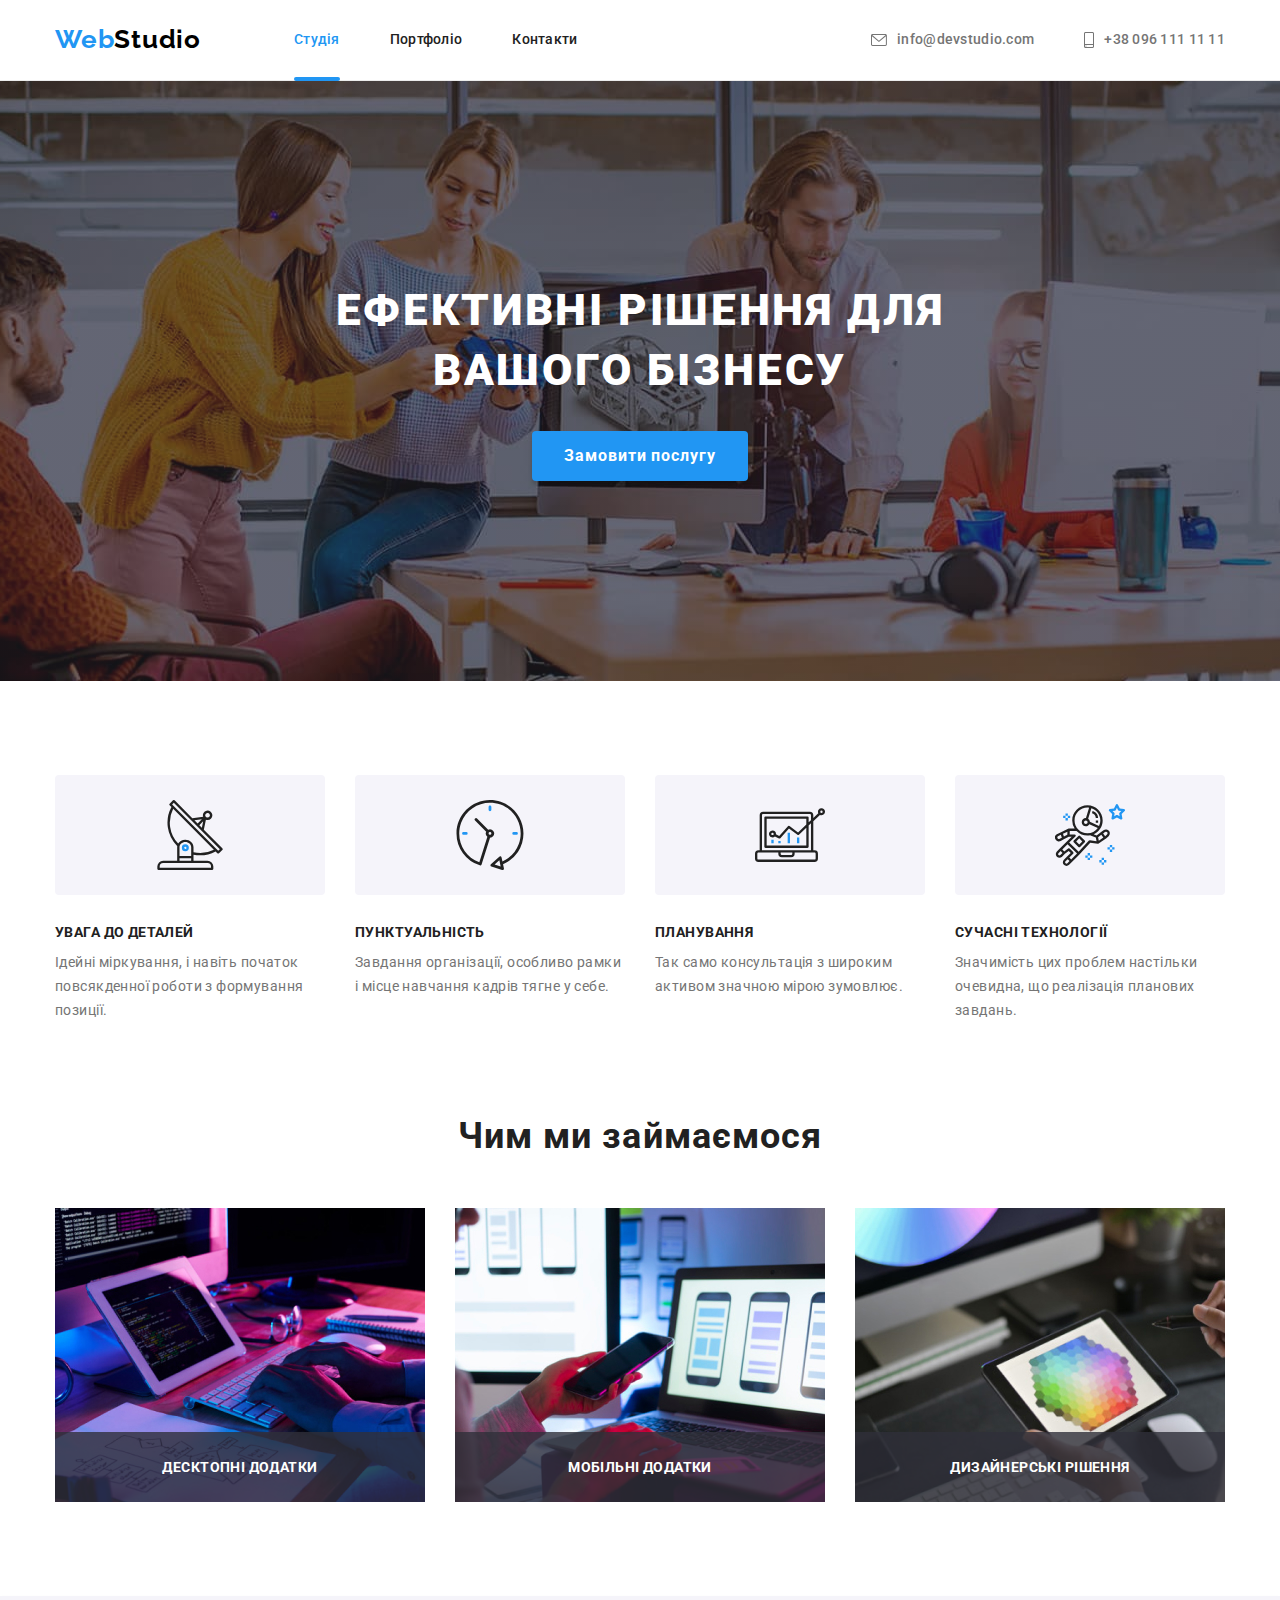
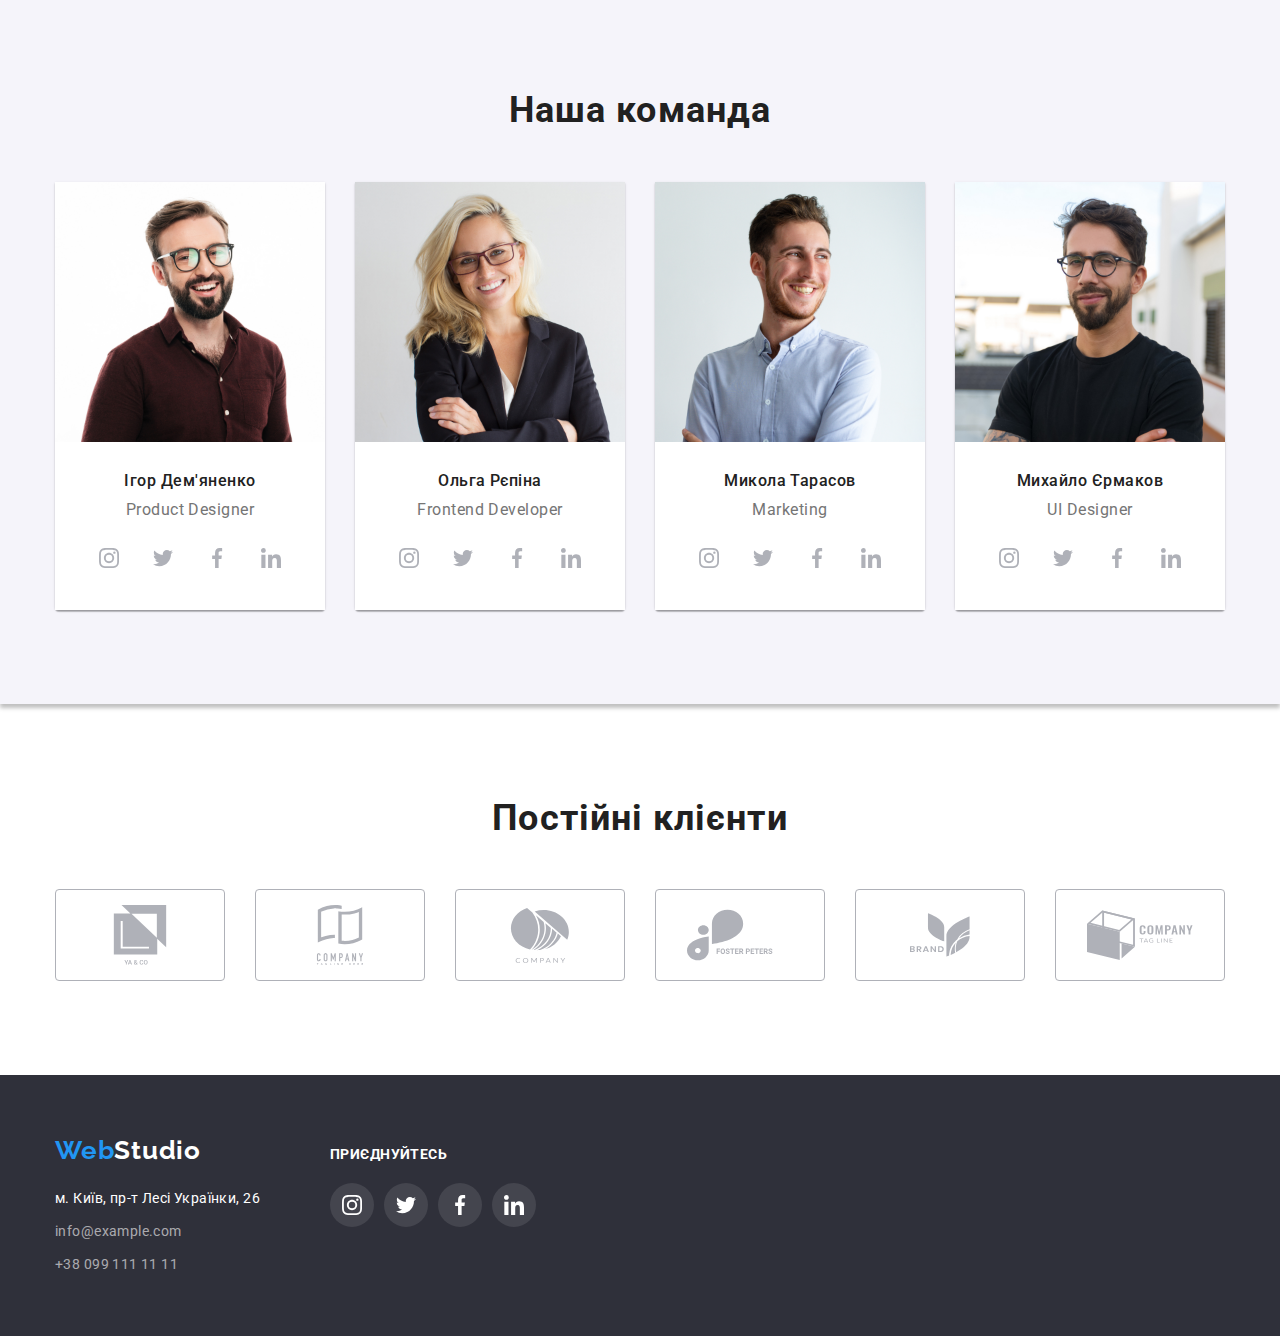
<file: index.html>
<!DOCTYPE html>
<html lang="en">
  <head>
    <meta charset="UTF-8" />
    <meta http-equiv="X-UA-Compatible" content="IE=edge" />
    <meta name="viewport" content="width=device-width, initial-scale=1.0" />
    <title>WebStudio</title>
    <link rel="preconnect" href="https://fonts.googleapis.com" />
    <link rel="preconnect" href="https://fonts.gstatic.com" crossorigin />
    <link
      href="https://fonts.googleapis.com/css2?family=Raleway:wght@700&family=Roboto:wght@400;500;700;900&display=swap"
      rel="stylesheet"
    />
    <link
      rel="stylesheet"
      href="https://cdnjs.cloudflare.com/ajax/libs/modern-normalize/1.1.0/modern-normalize.min.css"
    />
    <link rel="stylesheet" href="./css/style.css" />
  </head>
  <body>
    <!-- header -->
    <header class="header">
      <div class="header-flex container">
        <a class="logo decor-none" href=""
          ><span class="logo-phrase">Web</span>Studio</a
        >
        <nav class="header-nav">
          <ul class="header-list">
            <li class="header-item">
              <a class="link active decor-none" href="./index.html">Студія</a>
            </li>
            <li class="header-item">
              <a class="link decor-none" href="./portfolio.html">Портфоліо</a>
            </li>
            <li class="header-item">
              <a class="link decor-none" href="">Контакти</a>
            </li>
          </ul>
        </nav>
        <ul class="address-list">
          <li class="adress-item">
            <a class="adress-link decor-none" href="mailto:info@devstudio.com">
              <svg class="adress-envelope" width="16" height="12">
                <use href="./images/icons.svg#icon-envelope"></use></svg
              >info@devstudio.com</a
            >
          </li>
          <li class="adress-item">
            <a class="adress-link decor-none" href="tel:+380961111111"
              ><svg class="adress-smaerphone" width="10" height="16">
                <use href="./images/icons.svg#icon-smartphone"></use></svg
              >+38 096 111 11 11</a
            >
          </li>
        </ul>
      </div>
    </header>
    <!-- main content -->
    <main class="main">
      <!-- block hero -->
      <section class="hero">
        <div class="container">
          <h1 class="hero-title">Ефективні рішення для вашого бізнесу</h1>
          <button class="btn" type="button" data-modal-open>
            Замовити послугу
          </button>
        </div>
      </section>
      <!-- block preference -->
      <section class="section">
        <div class="container">
          <h2 class="hidden">Наші Переваги</h2>
          <ul class="preference-list">
            <li class="preference-item">
              <div class="preference-icon-box">
                <svg class="icon-antenna-1" width="70" height="70">
                  <use href="./images/icons.svg#icon-antenna-1"></use>
                </svg>
              </div>
              <h3 class="preference-title">УВАГА ДО ДЕТАЛЕЙ</h3>
              <p class="preference-text">
                Ідейні міркування, і навіть початок повсякденної роботи з
                формування позиції.
              </p>
            </li>
            <li class="preference-item">
              <div class="preference-icon-box">
                <svg class="icon-clock-1" width="70" height="70">
                  <use href="./images/icons.svg#icon-clock-1"></use>
                </svg>
              </div>
              <h3 class="preference-title">ПУНКТУАЛЬНІСТЬ</h3>
              <p class="preference-text">
                Завдання організації, особливо рамки і місце навчання кадрів
                тягне у себе.
              </p>
            </li>
            <li class="preference-item">
              <div class="preference-icon-box">
                <svg class="icon-diagram-1" width="70" height="70">
                  <use href="./images/icons.svg#icon-diagram-1"></use>
                </svg>
              </div>
              <h3 class="preference-title">ПЛАНУВАННЯ</h3>
              <p class="preference-text">
                Так само консультація з широким активом значною мірою зумовлює.
              </p>
            </li>
            <li class="preference-item">
              <div class="preference-icon-box">
                <svg class="icon-astronaut-1" width="70" height="70">
                  <use href="./images/icons.svg#icon-astronaut-1"></use>
                </svg>
              </div>
              <h3 class="preference-title">СУЧАСНІ ТЕХНОЛОГІЇ</h3>
              <p class="preference-text">
                Значимість цих проблем настільки очевидна, що реалізація
                планових завдань.
              </p>
            </li>
          </ul>
        </div>
      </section>
      <!-- Block we doing -->
      <section class="features section">
        <div class="container">
          <h2 class="section-title">Чим ми займаємося</h2>
          <ul class="features-list">
            <li class="features-item">
              <img
                class="features-img"
                src="images/box.jpg"
                alt="Компьютер"
                width="370"
              />
              <div class="features-wrap">
                <h3 class="features-wrap-title">Десктопні додатки</h3>
              </div>
            </li>
            <li class="features-item">
              <img
                class="features-img"
                src="images/box2.jpg"
                alt="Телефон та Планшет"
                width="370"
              />
              <div class="features-wrap">
                <h3 class="features-wrap-title">Мобільні додатки</h3>
              </div>
            </li>
            <li class="features-item">
              <img
                class="features-img"
                src="images/box3.jpg"
                alt="Планшет"
                width="370"
              />
              <div class="features-wrap">
                <h3 class="features-wrap-title">Дизайнерські рішення</h3>
              </div>
            </li>
          </ul>
        </div>
      </section>
      <!-- block team -->
      <section class="team section">
        <div class="container">
          <h2 class="section-title">Наша команда</h2>
          <ul class="team-list">
            <li class="team-item">
              <img
                class="team-img"
                src="images/img1.jpg"
                alt="співробітник Ігор"
                width="270"
              />
              <div class="team-group-text">
                <h3 class="team-subtitle">Ігор Дем'яненко</h3>
                <p class="team-subtext">Product Designer</p>
                <ul class="team-social-list">
                  <li class="team-social-item">
                    <a
                      class="team-social-link"
                      href=""
                      target="_blank"
                      rel="noopener noreferrer"
                    >
                      <svg class="icon-team" width="20" height="20">
                        <use href="./images/icons.svg#icon-instagram-c-1"></use>
                      </svg>
                    </a>
                  </li>
                  <li class="team-social-item">
                    <a
                      class="team-social-link"
                      href=""
                      target="_blank"
                      rel="noopener noreferrer"
                      ><svg class="icon-team" width="20" height="20">
                        <use
                          href="./images/icons.svg#icon-twitter-c-1"
                        ></use></svg
                    ></a>
                  </li>
                  <li class="team-social-item">
                    <a
                      class="team-social-link"
                      href=""
                      target="_blank"
                      rel="noopener noreferrer"
                      ><svg class="icon-team" width="20" height="20">
                        <use
                          href="./images/icons.svg#icon-facebook-c-1"
                        ></use></svg
                    ></a>
                  </li>
                  <li class="team-social-item">
                    <a
                      class="team-social-link"
                      href=""
                      target="_blank"
                      rel="noopener noreferrer"
                      ><svg class="icon-team" width="20" height="20">
                        <use
                          href="./images/icons.svg#icon-linkedin-c-1"
                        ></use></svg
                    ></a>
                  </li>
                </ul>
              </div>
            </li>
            <li class="team-item">
              <img
                class="team-img"
                src="images/img2.jpg"
                alt="співробітниця Ольга"
                width="270"
              />
              <div class="team-group-text">
                <h3 class="team-subtitle">Ольга Рєпіна</h3>
                <p class="team-subtext">Frontend Developer</p>
                <ul class="team-social-list">
                  <li class="team-social-item">
                    <a
                      class="team-social-link"
                      href=""
                      target="_blank"
                      rel="noopener noreferrer"
                    >
                      <svg class="icon-team" width="20" height="20">
                        <use href="./images/icons.svg#icon-instagram-c-1"></use>
                      </svg>
                    </a>
                  </li>
                  <li class="team-social-item">
                    <a
                      class="team-social-link"
                      href=""
                      target="_blank"
                      rel="noopener noreferrer"
                      ><svg class="icon-team" width="20" height="20">
                        <use
                          href="./images/icons.svg#icon-twitter-c-1"
                        ></use></svg
                    ></a>
                  </li>
                  <li class="team-social-item">
                    <a
                      class="team-social-link"
                      href=""
                      target="_blank"
                      rel="noopener noreferrer"
                      ><svg class="icon-team" width="20" height="20">
                        <use
                          href="./images/icons.svg#icon-facebook-c-1"
                        ></use></svg
                    ></a>
                  </li>
                  <li class="team-social-item">
                    <a
                      class="team-social-link"
                      href=""
                      target="_blank"
                      rel="noopener noreferrer"
                      ><svg class="icon-team" width="20" height="20">
                        <use
                          href="./images/icons.svg#icon-linkedin-c-1"
                        ></use></svg
                    ></a>
                  </li>
                </ul>
              </div>
            </li>
            <li class="team-item">
              <img
                class="team-img"
                src="images/img3.jpg"
                alt="співробітник Микола"
                width="270"
              />
              <div class="team-group-text">
                <h3 class="team-subtitle">Микола Тарасов</h3>
                <p class="team-subtext">Marketing</p>
                <ul class="team-social-list">
                  <li class="team-social-item">
                    <a
                      class="team-social-link"
                      href=""
                      target="_blank"
                      rel="noopener noreferrer"
                    >
                      <svg class="icon-team" width="20" height="20">
                        <use href="./images/icons.svg#icon-instagram-c-1"></use>
                      </svg>
                    </a>
                  </li>
                  <li class="team-social-item">
                    <a
                      class="team-social-link"
                      href=""
                      target="_blank"
                      rel="noopener noreferrer"
                      ><svg class="icon-team" width="20" height="20">
                        <use
                          href="./images/icons.svg#icon-twitter-c-1"
                        ></use></svg
                    ></a>
                  </li>
                  <li class="team-social-item">
                    <a
                      class="team-social-link"
                      href=""
                      target="_blank"
                      rel="noopener noreferrer"
                      ><svg class="icon-team" width="20" height="20">
                        <use
                          href="./images/icons.svg#icon-facebook-c-1"
                        ></use></svg
                    ></a>
                  </li>
                  <li class="team-social-item">
                    <a
                      class="team-social-link"
                      href=""
                      target="_blank"
                      rel="noopener noreferrer"
                      ><svg class="icon-team" width="20" height="20">
                        <use
                          href="./images/icons.svg#icon-linkedin-c-1"
                        ></use></svg
                    ></a>
                  </li>
                </ul>
              </div>
            </li>
            <li class="team-item">
              <img
                class="team-img"
                src="images/img4.jpg"
                alt="співробітник Михайло"
                width="270"
              />
              <div class="team-group-text">
                <h3 class="team-subtitle">Михайло Єрмаков</h3>
                <p class="team-subtext">UI Designer</p>
                <ul class="team-social-list">
                  <li class="team-social-item">
                    <a
                      class="team-social-link"
                      href=""
                      target="_blank"
                      rel="noopener noreferrer"
                    >
                      <svg class="icon-team" width="20" height="20">
                        <use href="./images/icons.svg#icon-instagram-c-1"></use>
                      </svg>
                    </a>
                  </li>
                  <li class="team-social-item">
                    <a
                      class="team-social-link"
                      href=""
                      target="_blank"
                      rel="noopener noreferrer"
                      ><svg class="icon-team" width="20" height="20">
                        <use
                          href="./images/icons.svg#icon-twitter-c-1"
                        ></use></svg
                    ></a>
                  </li>
                  <li class="team-social-item">
                    <a
                      class="team-social-link"
                      href=""
                      target="_blank"
                      rel="noopener noreferrer"
                      ><svg class="icon-team" width="20" height="20">
                        <use
                          href="./images/icons.svg#icon-facebook-c-1"
                        ></use></svg
                    ></a>
                  </li>
                  <li class="team-social-item">
                    <a
                      class="team-social-link"
                      href=""
                      target="_blank"
                      rel="noopener noreferrer"
                      ><svg class="icon-team" width="20" height="20">
                        <use
                          href="./images/icons.svg#icon-linkedin-c-1"
                        ></use></svg
                    ></a>
                  </li>
                </ul>
              </div>
            </li>
          </ul>
        </div>
      </section>
      <!-- block clients -->
      <section class="section">
        <div class="container">
          <h2 class="section-title">Постійні клієнти</h2>
          <ul class="clients-list">
            <li class="clients-item">
              <a
                class="clients-link"
                href=""
                target="_blank"
                rel="noopener noreferrer"
                ><svg class="icon-brand" width="106" height="60">
                  <use href="./images/icons.svg#icon-brand-1"></use>
                </svg>
              </a>
            </li>
            <li class="clients-item">
              <a
                class="clients-link"
                href=""
                target="_blank"
                rel="noopener noreferrer"
                ><svg class="icon-brand" width="106" height="60">
                  <use href="./images/icons.svg#icon-brand-2"></use>
                </svg>
              </a>
            </li>
            <li class="clients-item">
              <a
                class="clients-link"
                href=""
                target="_blank"
                rel="noopener noreferrer"
                ><svg class="icon-brand" width="106" height="60">
                  <use href="./images/icons.svg#icon-brand-3"></use>
                </svg>
              </a>
            </li>
            <li class="clients-item">
              <a
                class="clients-link"
                href=""
                target="_blank"
                rel="noopener noreferrer"
                ><svg class="icon-brand" width="106" height="60">
                  <use href="./images/icons.svg#icon-brand-4"></use>
                </svg>
              </a>
            </li>
            <li class="clients-item">
              <a
                class="clients-link"
                href=""
                target="_blank"
                rel="noopener noreferrer"
                ><svg class="icon-brand" width="106" height="60">
                  <use href="./images/icons.svg#icon-brand-5"></use>
                </svg>
              </a>
            </li>
            <li class="clients-item">
              <a
                class="clients-link"
                href=""
                target="_blank"
                rel="noopener noreferrer"
                ><svg class="icon-brand" width="106" height="60">
                  <use href="./images/icons.svg#icon-brand-6"></use>
                </svg>
              </a>
            </li>
          </ul>
        </div>
      </section>
    </main>
    <!-- footer -->
    <footer class="footer">
      <div class="footer-flex container">
        <div class="address-group">
          <a class="logo decor-none" href=""
            ><span class="logo-phrase">Web</span>Studio</a
          >
          <address class="address">
            <ul class="footer-address-list">
              <li class="footer-address-item">
                <a
                  class="footer-adress color-white decor-none"
                  href="https://goo.gl/maps/NG6mRqcDs6EhL1nE7"
                >
                  м. Київ, пр-т Лесі Українки, 26
                </a>
              </li>
              <li class="footer-address-item">
                <a
                  class="footer-adress decor-none"
                  href="mailto:info@example.com"
                  >info@example.com</a
                >
              </li>
              <li class="footer-address-item">
                <a class="footer-adress decor-none" href="tel:+38 096 111 11 11"
                  >+38 099 111 11 11</a
                >
              </li>
            </ul>
          </address>
        </div>
        <div class="join-group">
          <h3 class="join-title preference-title">приєднуйтесь</h3>
          <ul class="join-social-list">
            <li class="join-item">
              <a
                class="join-social-link"
                href=""
                target="_blank"
                rel="noopener noreferrer"
              >
                <svg class="icon-join" width="20" height="20">
                  <use href="./images/icons.svg#icon-instagram-f-1"></use>
                </svg>
              </a>
            </li>
            <li class="team-social-item">
              <a
                class="join-social-link"
                href=""
                target="_blank"
                rel="noopener noreferrer"
              >
                <svg class="icon-join" width="20" height="20">
                  <use href="./images/icons.svg#icon-twitter-f-1"></use>
                </svg>
              </a>
            </li>
            <li class="team-social-item">
              <a
                class="join-social-link"
                href=""
                target="_blank"
                rel="noopener noreferrer"
              >
                <svg class="icon-join" width="20" height="20">
                  <use href="./images/icons.svg#icon-facebook-f-1"></use>
                </svg>
              </a>
            </li>
            <li class="team-social-item">
              <a
                class="join-social-link"
                href=""
                target="_blank"
                rel="noopener noreferrer"
              >
                <svg class="icon-join" width="20" height="20">
                  <use href="./images/icons.svg#icon-linkedin-f-1"></use>
                </svg>
              </a>
            </li>
          </ul>
        </div>
      </div>
    </footer>

    <!-- Modal Window -->
    <div class="backdrop is-hidden" data-modal>
      <div class="modal-form">
        <button class="modal-btn" type="button" data-modal-close>
          <svg class="modal-icon" width="30" height="30">
            <use href="./images/icons.svg#close"></use>
          </svg>
        </button>
      </div>
    </div>
    <!-- скрипт -->
    <script src="./js/modal.js"></script>
  </body>
</html>
</file>
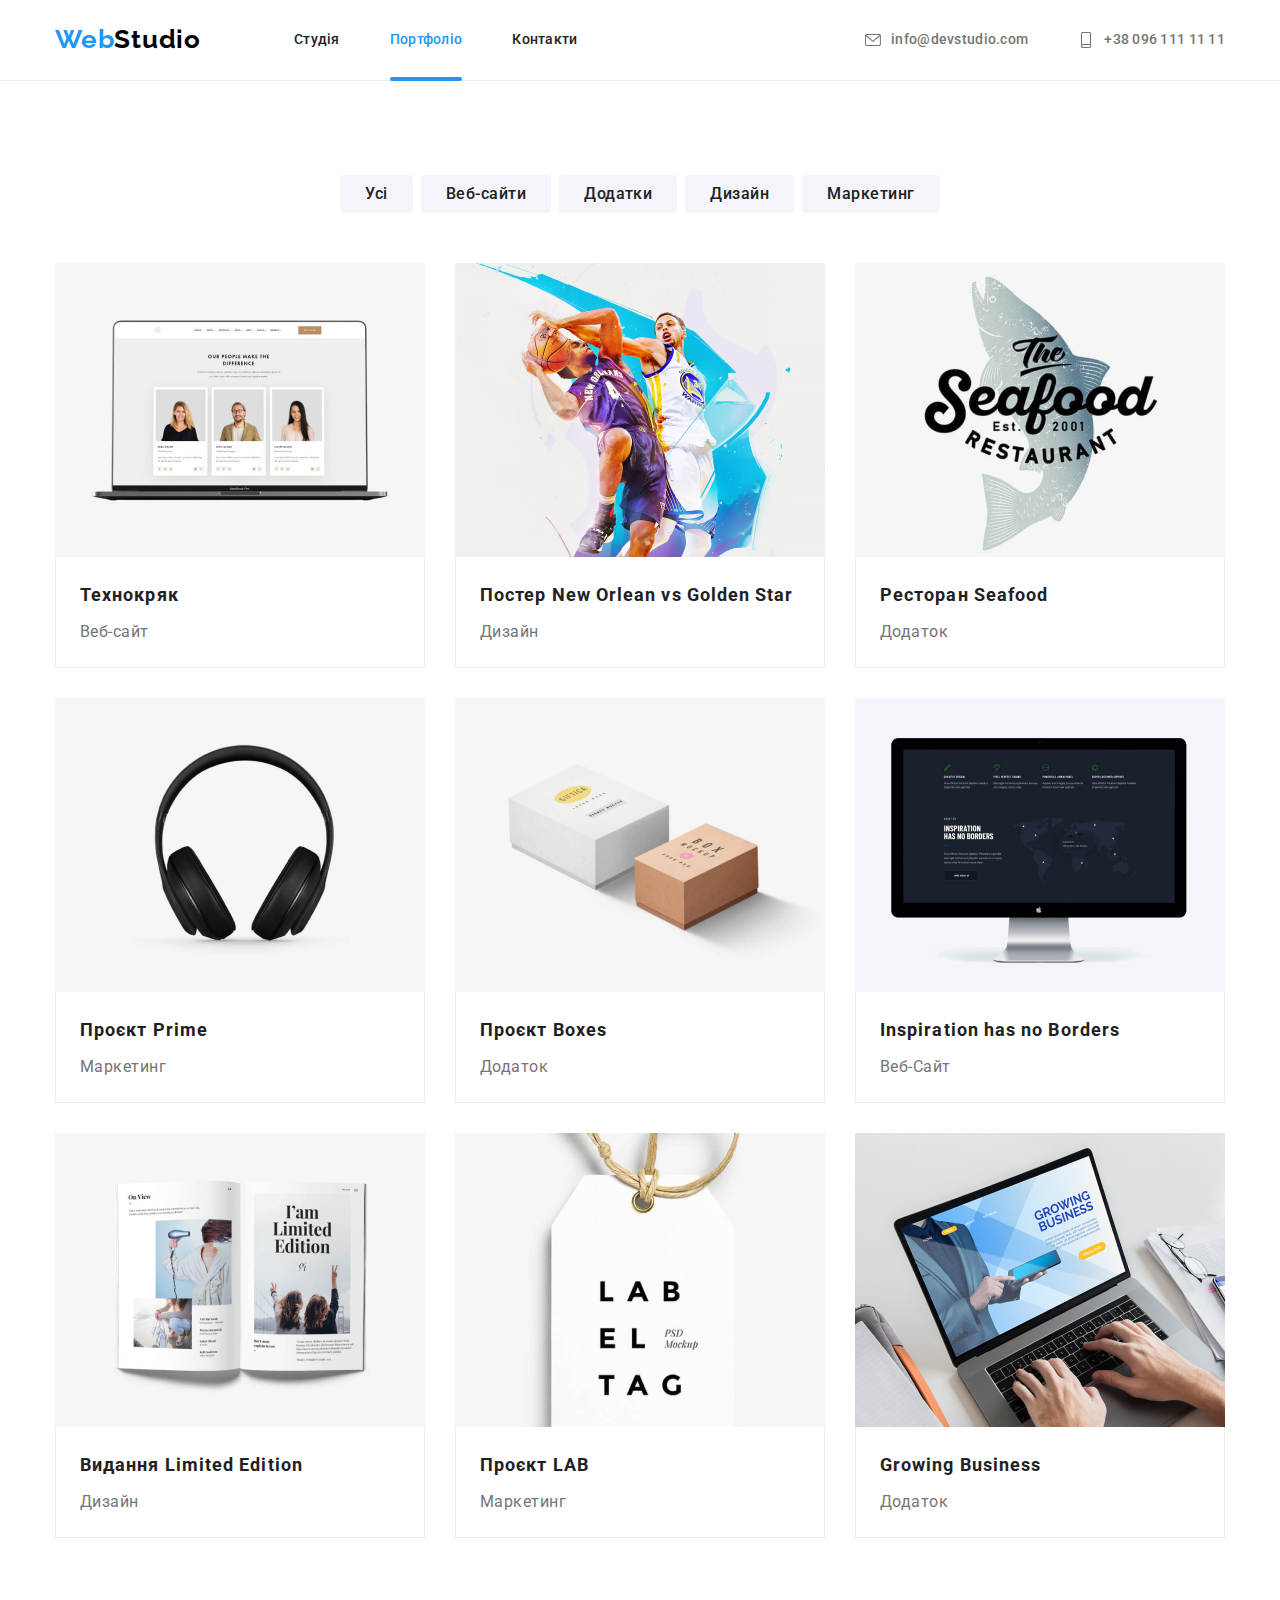
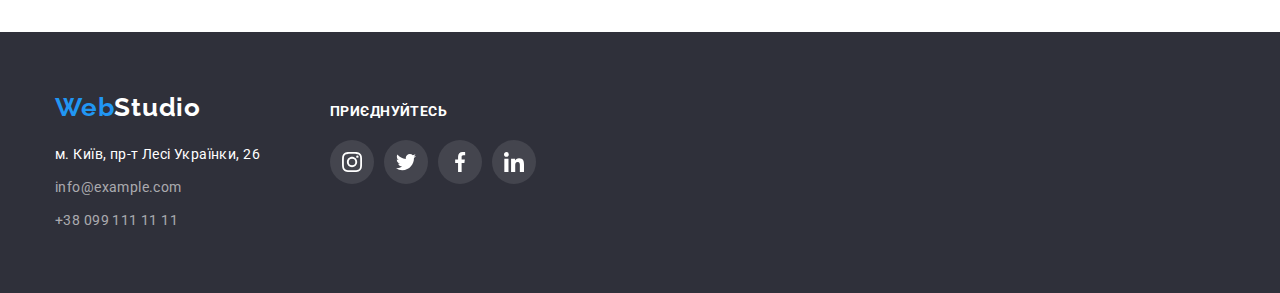
<file: portfolio.html>
<!DOCTYPE html>
<html lang="uk">
  <head>
    <meta charset="UTF-8" />
    <meta http-equiv="X-UA-Compatible" content="IE=edge" />
    <meta name="viewport" content="width=device-width, initial-scale=1.0" />
    <title>Portfolio</title>
    <link rel="preconnect" href="https://fonts.googleapis.com" />
    <link rel="preconnect" href="https://fonts.gstatic.com" crossorigin />
    <link
      href="https://fonts.googleapis.com/css2?family=Raleway:wght@700&family=Roboto:wght@400;500;700;900&display=swap"
      rel="stylesheet"
    />
    <link
      rel="stylesheet"
      href="https://cdnjs.cloudflare.com/ajax/libs/modern-normalize/1.1.0/modern-normalize.min.css"
    />
    <link rel="stylesheet" href="./css/style.css" />
  </head>
  <body>
    <!-- header -->
    <header class="header">
      <div class="header-flex container">
        <a class="logo decor-none" href=""
          ><span class="logo-phrase">Web</span>Studio</a
        >
        <nav class="header-nav">
          <ul class="header-list">
            <li class="header-item">
              <a class="link decor-none" href="./index.html">Студія</a>
            </li>
            <li class="header-item">
              <a class="link active decor-none" href="./portfolio.html"
                >Портфоліо</a
              >
            </li>
            <li class="header-item">
              <a class="link decor-none" href="">Контакти</a>
            </li>
          </ul>
        </nav>
        <ul class="address-list">
          <li class="adress-item">
            <a class="adress-link decor-none" href="mailto:info@devstudio.com">
              <svg class="adress-envelope" width="16" height="16">
                <use href="./images/icons.svg#icon-envelope"></use></svg
              >info@devstudio.com</a
            >
          </li>
          <li class="adress-item">
            <a class="adress-link decor-none" href="tel:+380961111111"
              ><svg class="adress-smaerphone" width="16" height="16">
                <use href="./images/icons.svg#icon-smartphone"></use></svg
              >+38 096 111 11 11</a
            >
          </li>
        </ul>
      </div>
    </header>

    <!-- main content -->

    <main class="main">
      <section class="section">
        <div class="container">
          <h1 class="hidden">Portfolio</h1>
          <ul class="filter-list">
            <li class="filter-item">
              <button class="filter-btn" type="button">Усі</button>
            </li>
            <li class="filter-item">
              <button class="filter-btn" type="button">Веб-сайти</button>
            </li>
            <li class="filter-item">
              <button class="filter-btn" type="button">Додатки</button>
            </li>
            <li class="filter-item">
              <button class="filter-btn" type="button">Дизайн</button>
            </li>
            <li class="filter-item">
              <button class="filter-btn" type="button">Маркетинг</button>
            </li>
          </ul>
          <ul class="gallery-list">
            <li class="gallery-item">
              <a class="gallery-link decor-none" href="">
                <div class="gallery-thumb">
                  <img
                    src="./images/portfolio/img.jpg"
                    alt="Ноутбук"
                    class="gallery-img"
                    width="370"
                    height="295"
                  />
                  <!-- description -->
                  <div class="gallery-desc">
                    <p class="gallery-desc-text">
                      Ресурс пропонує комплексні пропозиції з різним рівнем
                      функціоналу та сервісів. Все це дозволить відвідувачу
                      отримати вичерпні відомості про компанію чи приватну
                      особу.
                    </p>
                  </div>
                </div>
                <div class="group-text">
                  <h2 class="uppertitle">Технокряк</h2>
                  <p class="subtext">Веб-сайт</p>
                </div>
              </a>
            </li>
            <li class="gallery-item">
              <a class="gallery-link decor-none" href="">
                <div class="gallery-thumb">
                  <img
                    src="./images/portfolio/img1.jpg"
                    alt="Постер New Orlean vs Golden Star"
                    class="gallery-img"
                    width="370"
                    height="295"
                  />
                  <!-- description -->
                  <div class="gallery-desc">
                    <p class="gallery-desc-text">
                      Ресурс пропонує комплексні пропозиції з різним рівнем
                      функціоналу та сервісів. Все це дозволить відвідувачу
                      отримати вичерпні відомості про компанію чи приватну
                      особу.
                    </p>
                  </div>
                </div>
                <div class="group-text">
                  <h2 class="uppertitle">Постер New Orlean vs Golden Star</h2>
                  <p class="subtext">Дизайн</p>
                </div>
              </a>
            </li>
            <li class="gallery-item">
              <a class="gallery-link decor-none" href="">
                <div class="gallery-thumb">
                  <img
                    src="./images/portfolio/img2.jpg"
                    alt="Логотип ресторана Seafood"
                    class="gallery-img"
                    width="370"
                    height="295"
                  />
                  <!-- description -->
                  <div class="gallery-desc">
                    <p class="gallery-desc-text">
                      Ресурс пропонує комплексні пропозиції з різним рівнем
                      функціоналу та сервісів. Все це дозволить відвідувачу
                      отримати вичерпні відомості про компанію чи приватну
                      особу.
                    </p>
                  </div>
                </div>
                <div class="group-text">
                  <h2 class="uppertitle">Ресторан Seafood</h2>
                  <p class="subtext">Додаток</p>
                </div>
              </a>
            </li>
            <li class="gallery-item">
              <a class="gallery-link decor-none" href="">
                <div class="gallery-thumb">
                  <img
                    src="./images/portfolio/img3.jpg"
                    alt="Навушники"
                    class="gallery-img"
                    width="370"
                    height="295"
                  />
                  <!-- description -->
                  <div class="gallery-desc">
                    <p class="gallery-desc-text">
                      Ресурс пропонує комплексні пропозиції з різним рівнем
                      функціоналу та сервісів. Все це дозволить відвідувачу
                      отримати вичерпні відомості про компанію чи приватну
                      особу.
                    </p>
                  </div>
                </div>
                <div class="group-text">
                  <h2 class="uppertitle">Проєкт Prime</h2>
                  <p class="subtext">Маркетинг</p>
                </div>
              </a>
            </li>
            <li class="gallery-item">
              <a class="gallery-link decor-none" href="">
                <div class="gallery-thumb">
                  <img
                    src="./images/portfolio/img4.jpg"
                    alt="Проєкт Коробки"
                    class="gallery-img"
                    width="370"
                    height="295"
                  />
                  <!-- description -->
                  <div class="gallery-desc">
                    <p class="gallery-desc-text">
                      Ресурс пропонує комплексні пропозиції з різним рівнем
                      функціоналу та сервісів. Все це дозволить відвідувачу
                      отримати вичерпні відомості про компанію чи приватну
                      особу.
                    </p>
                  </div>
                </div>
                <div class="group-text">
                  <h2 class="uppertitle">Проєкт Boxes</h2>
                  <p class="subtext">Додаток</p>
                </div>
              </a>
            </li>
            <li class="gallery-item">
              <a class="gallery-link decor-none" href="">
                <div class="gallery-thumb">
                  <img
                    src="./images/portfolio/img5.jpg"
                    alt="Монітор"
                    class="gallery-img"
                    width="370"
                    height="295"
                  />
                  <!-- description -->
                  <div class="gallery-desc">
                    <p class="gallery-desc-text">
                      Ресурс пропонує комплексні пропозиції з різним рівнем
                      функціоналу та сервісів. Все це дозволить відвідувачу
                      отримати вичерпні відомості про компанію чи приватну
                      особу.
                    </p>
                  </div>
                </div>
                <div class="group-text">
                  <h2 class="uppertitle">Inspiration has no Borders</h2>
                  <p class="subtext">Веб-Сайт</p>
                </div>
              </a>
            </li>
            <li class="gallery-item">
              <a class="gallery-link decor-none" href="">
                <div class="gallery-thumb">
                  <img
                    src="./images/portfolio/img6.jpg"
                    alt="Книга"
                    class="gallery-img"
                    width="370"
                    height="295"
                  />
                  <!-- description -->
                  <div class="gallery-desc">
                    <p class="gallery-desc-text">
                      Ресурс пропонує комплексні пропозиції з різним рівнем
                      функціоналу та сервісів. Все це дозволить відвідувачу
                      отримати вичерпні відомості про компанію чи приватну
                      особу.
                    </p>
                  </div>
                </div>
                <div class="group-text">
                  <h2 class="uppertitle">Видання Limited Edition</h2>
                  <p class="subtext">Дизайн</p>
                </div>
              </a>
            </li>
            <li class="gallery-item">
              <a class="gallery-link decor-none" href="">
                <div class="gallery-thumb">
                  <img
                    src="./images/portfolio/img7.jpg"
                    alt="Етікетка проєкту LAB"
                    class="gallery-img"
                    width="370"
                    height="295"
                  />
                  <!-- description -->
                  <div class="gallery-desc">
                    <p class="gallery-desc-text">
                      Ресурс пропонує комплексні пропозиції з різним рівнем
                      функціоналу та сервісів. Все це дозволить відвідувачу
                      отримати вичерпні відомості про компанію чи приватну
                      особу.
                    </p>
                  </div>
                </div>
                <div class="group-text">
                  <h2 class="uppertitle">Проєкт LAB</h2>
                  <p class="subtext">Маркетинг</p>
                </div>
              </a>
            </li>
            <li class="gallery-item">
              <a class="gallery-link decor-none" href="">
                <div class="gallery-thumb">
                  <img
                    src="./images/portfolio/img8.jpg"
                    alt="Розробка додатка на ноутбуку"
                    class="gallery-img"
                    width="370"
                    height="295"
                  />
                  <!-- description -->
                  <div class="gallery-desc">
                    <p class="gallery-desc-text">
                      Ресурс пропонує комплексні пропозиції з різним рівнем
                      функціоналу та сервісів. Все це дозволить відвідувачу
                      отримати вичерпні відомості про компанію чи приватну
                      особу.
                    </p>
                  </div>
                </div>
                <div class="group-text">
                  <h2 class="uppertitle">Growing Business</h2>
                  <p class="subtext">Додаток</p>
                </div>
              </a>
            </li>
          </ul>
        </div>
      </section>
    </main>

    <!-- foooter -->
    <footer class="footer">
      <div class="footer-flex container">
        <div class="address-group">
          <a class="logo decor-none" href=""
            ><span class="logo-phrase">Web</span>Studio</a
          >
          <address class="address">
            <ul class="footer-address-list">
              <li class="footer-address-item">
                <a
                  class="footer-adress color-white decor-none"
                  href="https://goo.gl/maps/NG6mRqcDs6EhL1nE7"
                >
                  м. Київ, пр-т Лесі Українки, 26
                </a>
              </li>
              <li class="footer-address-item">
                <a
                  class="footer-adress decor-none"
                  href="mailto:info@example.com"
                  >info@example.com</a
                >
              </li>
              <li class="footer-address-item">
                <a class="footer-adress decor-none" href="tel:+38 096 111 11 11"
                  >+38 099 111 11 11</a
                >
              </li>
            </ul>
          </address>
        </div>
        <div class="join-group">
          <h3 class="join-title preference-title">приєднуйтесь</h3>
          <ul class="join-social-list">
            <li class="join-item">
              <a
                class="join-social-link"
                href=""
                target="_blank"
                rel="noopener noreferrer"
              >
                <svg class="icon-join" width="20" height="20">
                  <use href="./images/icons.svg#icon-instagram-f-1"></use>
                </svg>
              </a>
            </li>
            <li class="team-social-item">
              <a
                class="join-social-link"
                href=""
                target="_blank"
                rel="noopener noreferrer"
              >
                <svg class="icon-join" width="20" height="20">
                  <use href="./images/icons.svg#icon-twitter-f-1"></use>
                </svg>
              </a>
            </li>
            <li class="team-social-item">
              <a
                class="join-social-link"
                href=""
                target="_blank"
                rel="noopener noreferrer"
              >
                <svg class="icon-join" width="20" height="20">
                  <use href="./images/icons.svg#icon-facebook-f-1"></use>
                </svg>
              </a>
            </li>
            <li class="team-social-item">
              <a
                class="join-social-link"
                href=""
                target="_blank"
                rel="noopener noreferrer"
              >
                <svg class="icon-join" width="20" height="20">
                  <use href="./images/icons.svg#icon-linkedin-f-1"></use>
                </svg>
              </a>
            </li>
          </ul>
        </div>
      </div>
    </footer>
  </body>
</html>
</file>
<file: css/style.css>
:root{
    /* Text Color */
    --premary-color: #2196F3;
    --text-color: #757575;
    --heading-color: #212121;
    --adress-color: rgba(255, 255, 255, 0.6);
    --white-color: #ffffff;
    --logo-color: #000000;
    /* BG Color */
    --bg-color: #F5F5F5;
    --second-bg-color: #2F303A;
    --team-bg-color: #F5F4FA;
    --dark-gradient: rgba(47, 48, 58, 0.4);
    --bg-shadow: rgba(47, 48, 58, 0.8);
    --footer-scl-cl: rgba(255, 255, 255, 0.1);
    --bg-desc: rgba(33, 150, 243, 0.9);
    /* Border */
    --border-btn-cl: rgba(0, 0, 0, 0.15);
    --border-head-cl: #ECECEC;
    --border-card-cl: #EEEEEE;
    --border-client: #AFB1B8;
    /* Animated */
    --cubic-bz: cubic-bezier(0.4, 0, 0.2, 1);
}

body{
    /* font-family: 'Raleway', sans-serif; */
    font-family: 'Roboto', sans-serif;
    font-size: 14px;
    line-height: 1.15;

    color: var(--text-color);

}

/* UTILITA */

h1,h2,h3,h4,h5,h5,p{
    margin: 0;
}

ul{
    list-style: none;

    padding: 0;
    margin: 0;
}

img{
    display: block;
    width: 100%;
    height: auto;
}

.section{
    padding-top: 94px;
    padding-bottom: 94px;
}

.decor-none {
    text-decoration: none;

}

.container {
    padding: 0 15px;
    width: 1200px;
    margin: 0 auto;
}

.hidden {
    position: absolute;
    width: 1px;
    height: 1px;
    margin: -1px;
    border: 0;
    padding: 0;

    white-space: nowrap;
    clip-path: inset(100%);
    clip: rect(0 0 0 0);
    overflow: hidden;
}

/* HOVER AND FOCUS EFFECT */

.footer-adress:hover,
.footer-adress:focus,
.adress-link:hover,
.adress-link:focus,
.link:hover,
.link:focus {
    color: var(--premary-color);
}

/*------------ INDEX.HTML------------- */

/* HEADER */

.header{
    border-bottom: 1px solid var(--border-head-cl);
}

.header-flex{
    display: flex;
    align-items: center;
}

/* logo */

.logo{
    font-family: 'Raleway', sans-serif;
    font-weight: 700;
    font-size: 26px;
    line-height: 1.2;
    letter-spacing: 0.03em;

    color: var(--logo-color);
}

.logo .logo-phrase{
    color: var(--premary-color);
}

/* navigation */

.header-nav{
    margin-left: 93px;
}

.header-list{
    display: flex;
}

.header-item{
    margin-right: 50px;
}

/* .header-item:last-child{
    margin-right: 0;
} */

.header-item:nth-last-child(-n + 1) {
    margin-right: 0;
}

.link {
    position: relative;

    font-weight: 500;
    font-size: 14px;
    line-height: 1.14;
    letter-spacing: 0.02em;
    
    color: var(--heading-color);

    display: block;
    padding-top: 32px;
    padding-bottom: 32px;

    transition: color 250ms var(--cubic-bz);
}

.link.active {
    color: var(--premary-color);
}

.active::after{
    position: absolute;
    bottom: -1px;
    right: 0;

    content: "";
    
    display: block;
    width: 100%;
    height: 4px;

    background-color: var(--premary-color);
    
    border-radius: 2px;
}

.address-list{
    display: flex;
    margin-left: auto;
}

.adress-link{
    display: flex;
    align-items: center;
    font-weight: 500;
    font-size: 14px;
    line-height: 1.14;
    letter-spacing: 0.02em;
    
    color: var(--text-color);

    transition: color 250ms var(--cubic-bz);
}

/* SVG ICON ADDRESS */
.adress-smaerphone,
.adress-envelope{
    fill: currentColor;
}

.adress-envelope,
.adress-smaerphone{
    margin-right: 10px;
}

/* .adress-envelope:hover,
.adress-smaerphone:hover{
    fill: var(--premary-color);
} */

/* ---------------- */

.address-list .adress-item + .adress-item{
    margin-left: 50px;
}

/* MAIN */

/* HERO */

.hero{
    max-width: 1600px;
    margin: 0 auto;
    padding: 200px 0;

    text-align: center;

    background-color: var(--dark-gradient);
    background-image: 
        linear-gradient(rgba(47, 48, 58, 0.4),rgba(47, 48, 58, 0.4) ),
        url(../images/hero/hero.jpg);
    background-repeat: no-repeat;
    background-size: cover;
    background-position: center;
    
}

.hero-title{
    font-weight: 900;
    font-size: 44px;
    line-height: 1.36;
    letter-spacing: 0.06em;
    text-transform: uppercase;
    
    color: var(--white-color);

    width: 696px;
    margin: 0 auto;
    margin-bottom: 30px;
}

.btn{
    font-weight: 700;
    font-size: 16px;
    line-height: 1.88;
    letter-spacing: 0.06em;
    
    color: var(--white-color);
    background-color: var(--premary-color);

    cursor: pointer;

    box-shadow: 0px 4px 4px var(--border-btn-cl);
    border-radius: 4px;
    border: none;

    padding: 10px 32px;
}

/* PREFERENCE */

.preference-title{
    font-weight: 700;
    font-size: 14px;
    line-height: 1.14;
    letter-spacing: 0.03em;
    text-transform: uppercase;

    color: var(--heading-color);

    margin-bottom: 10px;
}

.preference-text{
    line-height: 1.71;
    letter-spacing: 0.03em;
    
    color: var(--text-color);
}

.preference-list{
    display: flex;
    gap: 30px;
}

.preference-item{
    flex-basis: 270px;
}

/* SVG ICON Preference */

.preference-icon-box{
    display: flex;
    align-items: center;
    justify-content: center;

    margin-bottom: 30px;
    
    min-height: 120px;
    
    background: var(--team-bg-color);
    border-radius: 4px;
}

/* FEATURES */

.features{
    padding-top: 0;
}

.section-title{
    font-weight: 700;
    font-size: 36px;
    line-height: 1.16;
    text-align: center;
    letter-spacing: 0.03em;
    
    color: var(--heading-color);

    margin-bottom: 50px;
}

.features-list{
    display: flex;
    gap: 30px;
}

.features-item{
    position: relative;
}

.features-wrap{
    position: absolute;
    left: 0;
    bottom: 0;

    width: 370px;
    
    background-color: var(--bg-shadow);
}

.features-wrap-title{
    font-weight: 700;
    font-size: 14px;
    line-height: calc(16 / 14);
    letter-spacing: 0.03em;
    text-transform: uppercase;
    text-align: center;

    color: var(--white-color);

    padding: 27px 0;
}

/*  .features-title,
    .team-title{
        font-weight: 700;
        font-size: 36px;
        line-height: 1.16;
        text-align: center;
        letter-spacing: 0.03em;
    
        color: var(--heading-color);
} */

/* TEAM */

.team{
    background-color:var(--team-bg-color);
    box-shadow: 0px 4px 4px rgba(0, 0, 0, 0.25);
}

.team-list{
    display: flex;
    gap: 30px;
}

.team-item{
    font-size: 16px;
    line-height: 1.18;
    letter-spacing: 0.03em;

    box-shadow: 0px 1px 3px rgba(0, 0, 0, 0.12), 0px 1px 1px rgba(0, 0, 0, 0.14), 0px 2px 1px rgba(0, 0, 0, 0.2);
    border-radius: 0px 0px 4px 4px;
}

.team-group-text{
    padding: 30px 0;

    background-color: var(--white-color);
}

.team-subtitle{
    font-weight: 500;
    font-size: 16px;
    line-height: 1.18;
    text-align: center;
    letter-spacing: 0.03em;

    color: var(--heading-color);

    margin-bottom: 10px;
}

.team-subtext{
    font-size: 16px;
    line-height: 1.18;
    text-align: center;
    letter-spacing: 0.03em;

    margin-bottom: 16px;
           
    color: var(--text-color);
}

/* Icon Team */

.team-social-list{
    display: flex;
    justify-content: center;
    align-items: center;
    gap: 10px;
    
}

.team-social-link{
    display: flex;
    justify-content: center;
    align-items: center;

    width: 44px;
    height: 44px;

    color: #afb1b8;

    transition: color 250ms var(--cubic-bz), 
                background-color 250ms var(--cubic-bz);

    border-radius: 50%;
}

.icon-brand,
.icon-team{
    fill: currentColor;
}

.join-social-link:hover,
.join-social-link:focus,
.team-social-link:hover,
.team-social-link:focus{
    background: var(--premary-color);
    color: var(--white-color);

    border-radius: 50%;
}

/* CLIENTS */

.clients-list{
    display: flex;
    justify-content: center;
    gap: 30px;
}

.clients-link{
    display: flex;
    justify-content: center;
    align-items: center; 
    
    width: 170px;
    height: 92px;

    border: 1px solid var(--border-client);
    border-radius: 4px;

    color: #afb1b8;

    transition: color 250ms var(--cubic-bz),
                border 250ms var(--cubic-bz);
}

.clients-link:hover,
.clients-link:focus{
    border: 1px solid var(--premary-color);
    color: var(--premary-color);
}

/* FOOTER */

.footer{
    background-color: var(--second-bg-color);

    padding: 60px 0;
}

.footer-flex{
    display: flex;
    align-items: baseline;
    gap: 70px;
}

.footer .logo{
    color: var(--white-color);

    display: inline-block;
    margin-bottom: 20px;
}

.address{
    font-style: normal;
}

.footer-address-item{
    margin-bottom: 9px;
}

.footer-address-item:last-child{
    margin-bottom: 0;
}

.footer-adress{
    letter-spacing: 0.03em;
    line-height: 1.71;
        
    color: var(--adress-color);

    transition: color 250ms var(--cubic-bz);
}

.color-white{
    color: var(--white-color);
}

/* FOOTER SOCIAL */

.join-title {
    color: var(--white-color);
    margin-bottom: 20px;
}

.join-social-list {
    display: flex;
    justify-content: center;
    align-items: center;
    gap: 10px;

}

.join-social-link {
    display: flex;
    justify-content: center;
    align-items: center;

    width: 44px;
    height: 44px;

    background-color: var(--footer-scl-cl);
    border-radius: 50%;

    transition: background-color 250ms var(--cubic-bz);
}

/* --------------- PORTFOLIO -------------- */

/* FILTER */

.filter-list{
    display: flex;
    justify-content: center;

    margin-bottom: 50px;
}

.filter-list .filter-item{
    margin-right: 8px;
}

/* .filter-list .filter-item:last-child{
    margin-right: 0;
} */

/* .filter-item:not(:last-child){
    margin-right: 8px;
}  */

.filter-list .filter-item:nth-last-child(-n + 1) {
    margin-right: 0;
}

.filter-btn{
    font-weight: 500;
    font-size: 16px;
    line-height: 1.62;
    text-align: center;
    letter-spacing: 0.03em;
    
    color: var(--heading-color);
    background-color: var(--team-bg-color);
    padding: 6px 25px;

    border-radius: 4px;
    border: 0;

    transition: color 250ms var(--cubic-bz), 
                background-color 250ms var(--cubic-bz), 
                box-shadow 250ms var(--cubic-bz);

    cursor: pointer;
}

.filter-btn:hover,
.filter-btn:focus{
    color: var(--white-color);
    background-color: var(--premary-color);
    box-shadow: 0px 3px 1px rgba(0, 0, 0, 0.1), 0px 1px 2px rgba(0, 0, 0, 0.08), 0px 2px 2px rgba(0, 0, 0, 0.12);
}

/* GALLERY */

.gallery-list{
    display: flex;
    flex-wrap: wrap;
    gap: 30px;
}

.gallery-item{
    flex-basis: calc((100% - 60px) / 3);
    width: 370px;
}

.gallery-link{
    display: block;

    transition: box-shadow 250ms var(--cubic-bz);
}

.gallery-link:hover,
.gallery-link:focus{
    box-shadow: 0px 1px 1px rgba(0, 0, 0, 0.12), 0px 4px 4px rgba(0, 0, 0, 0.06), 1px 4px 6px rgba(0, 0, 0, 0.16);
}

.gallery-thumb{
    position: relative;

    overflow: hidden;
}

.gallery-img{
    display: block;
    max-width: 100%;
}

/* description  */

.gallery-desc{
    position: absolute;
    top: 0;
    left: 0;

    width: 370px;
    height: 294px;

    padding: 63px 24px;

    background-color: var(--bg-desc);

    transform: translateY(101%);
    transition: transform 250ms var(--cubic-bz);
}

.gallery-link:hover .gallery-desc,
.gallery-link:focus .gallery-desc{
    transform: translateY(0);
}

.gallery-desc-text{
    font-size: 18px;
    line-height: calc(28 / 18);
    letter-spacing: 0.03em;
    
    color: var(--white-color);
}

.group-text{
    padding: 20px 24px;

    border-left: 1px solid var(--border-card-cl);
    border-right: 1px solid var(--border-card-cl);
    border-bottom: 1px solid var(--border-card-cl);
}

.uppertitle{
    font-weight: 700;
    font-size: 18px;
    line-height: 2;
    letter-spacing: 0.06em;
    
    color: var(--heading-color);

    margin-bottom: 4px;
}

.subtext{
    font-size: 16px;
    line-height: 1.88;
    letter-spacing: 0.03em;
    
    color: var(--text-color);
}

/* MODAL WINDOW */

.backdrop{
    position: fixed;
    top: 0;
    right: 0;
    z-index: 100;

    /* display: flex;
    align-items: center;
    justify-content: center; */

    width: 100%;
    height: 100%;

    background-color: var(--dark-gradient);

    transition: opacity 250ms var(--cubic-bz),
                visibility 250ms var(--cubic-bz);
}

.modal-form{
    position: absolute;
    top: 50%;
    left: 50%;

    width: 528px;
    height: 581px;

    transform: translate(-50%, -50%);

    background-color: var(--white-color);

    box-shadow: 0px 1px 3px rgba(0, 0, 0, 0.12), 0px 1px 1px rgba(0, 0, 0, 0.14), 0px 2px 1px rgba(0, 0, 0, 0.2);
    border-radius: 4px;
}

.modal-btn{
    position: absolute;
    top: 8px;
    right: 8px;

    display: flex;
    align-items: center;
    justify-content: center;
    
    border: 0;
    background-color: transparent;

    cursor: pointer;
}

.is-hidden{
    opacity: 0;
    visibility: hidden;
    pointer-events: none;
}
</file>
